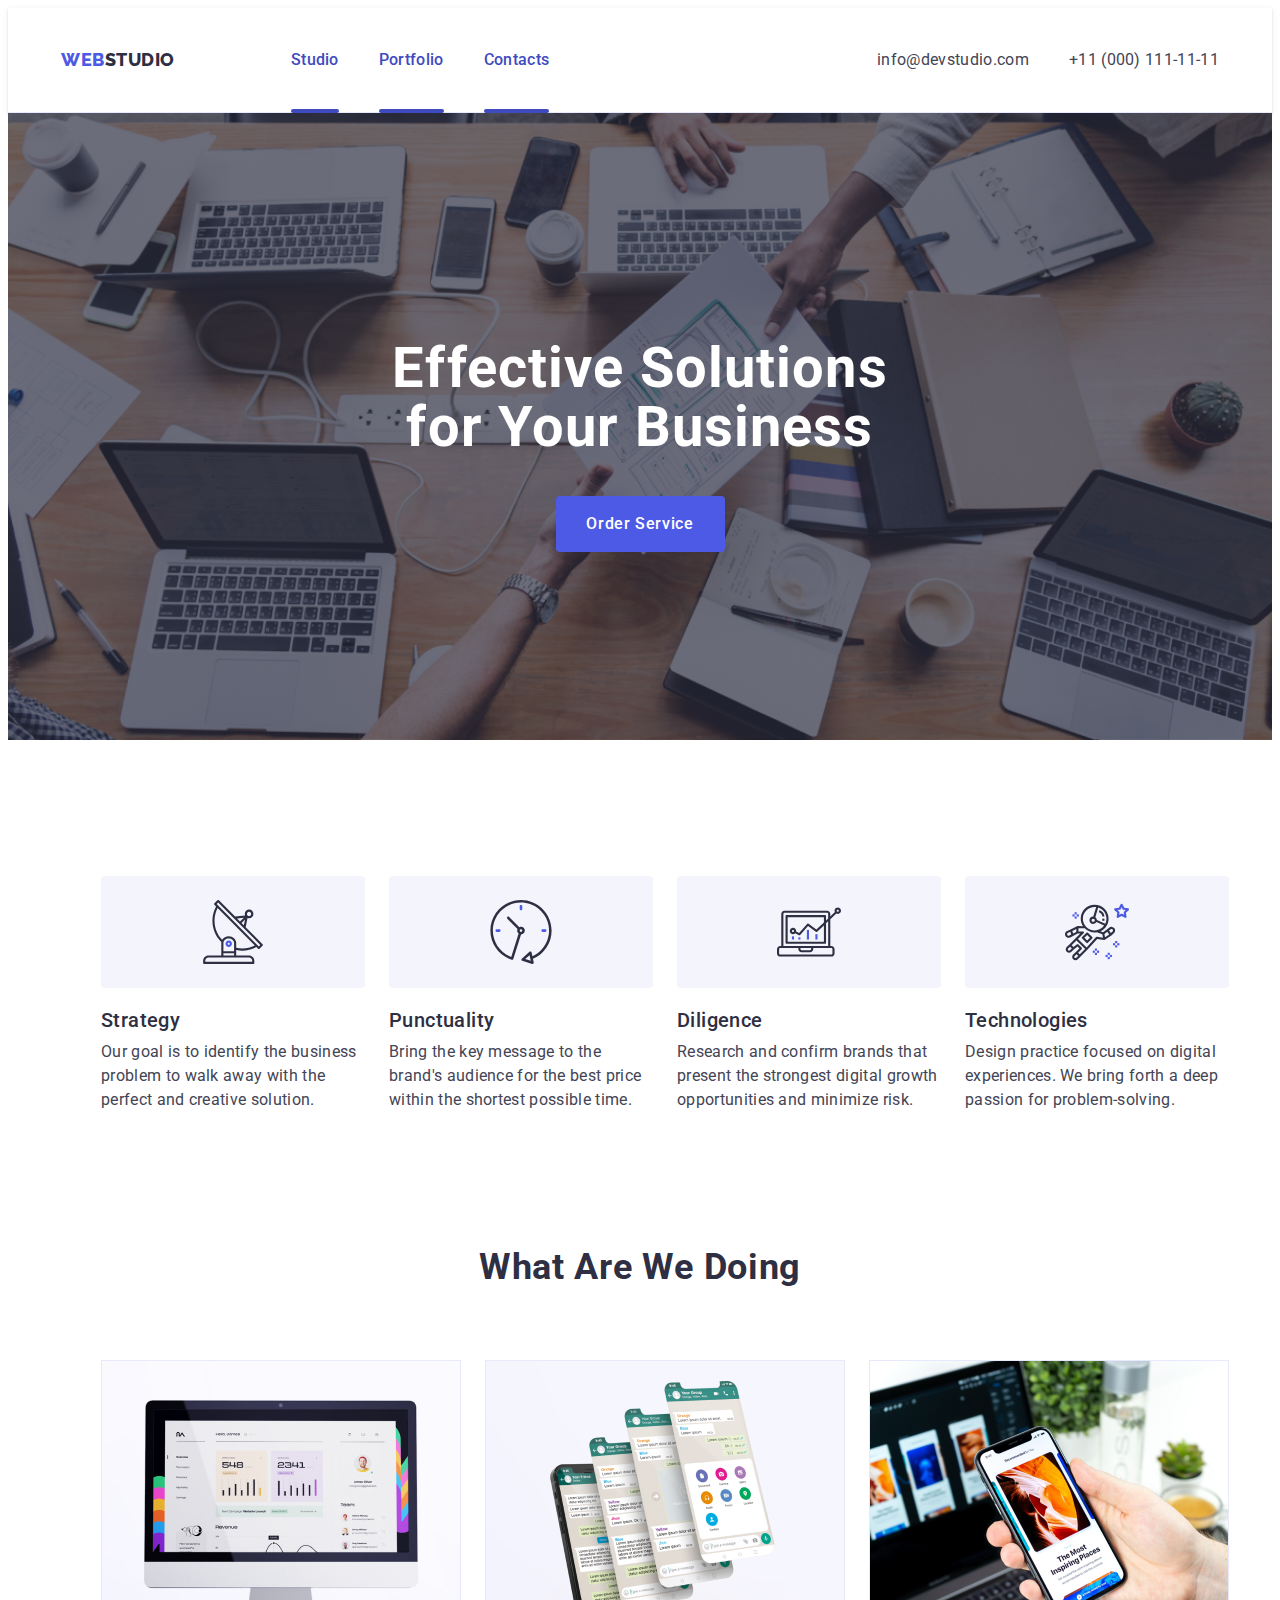
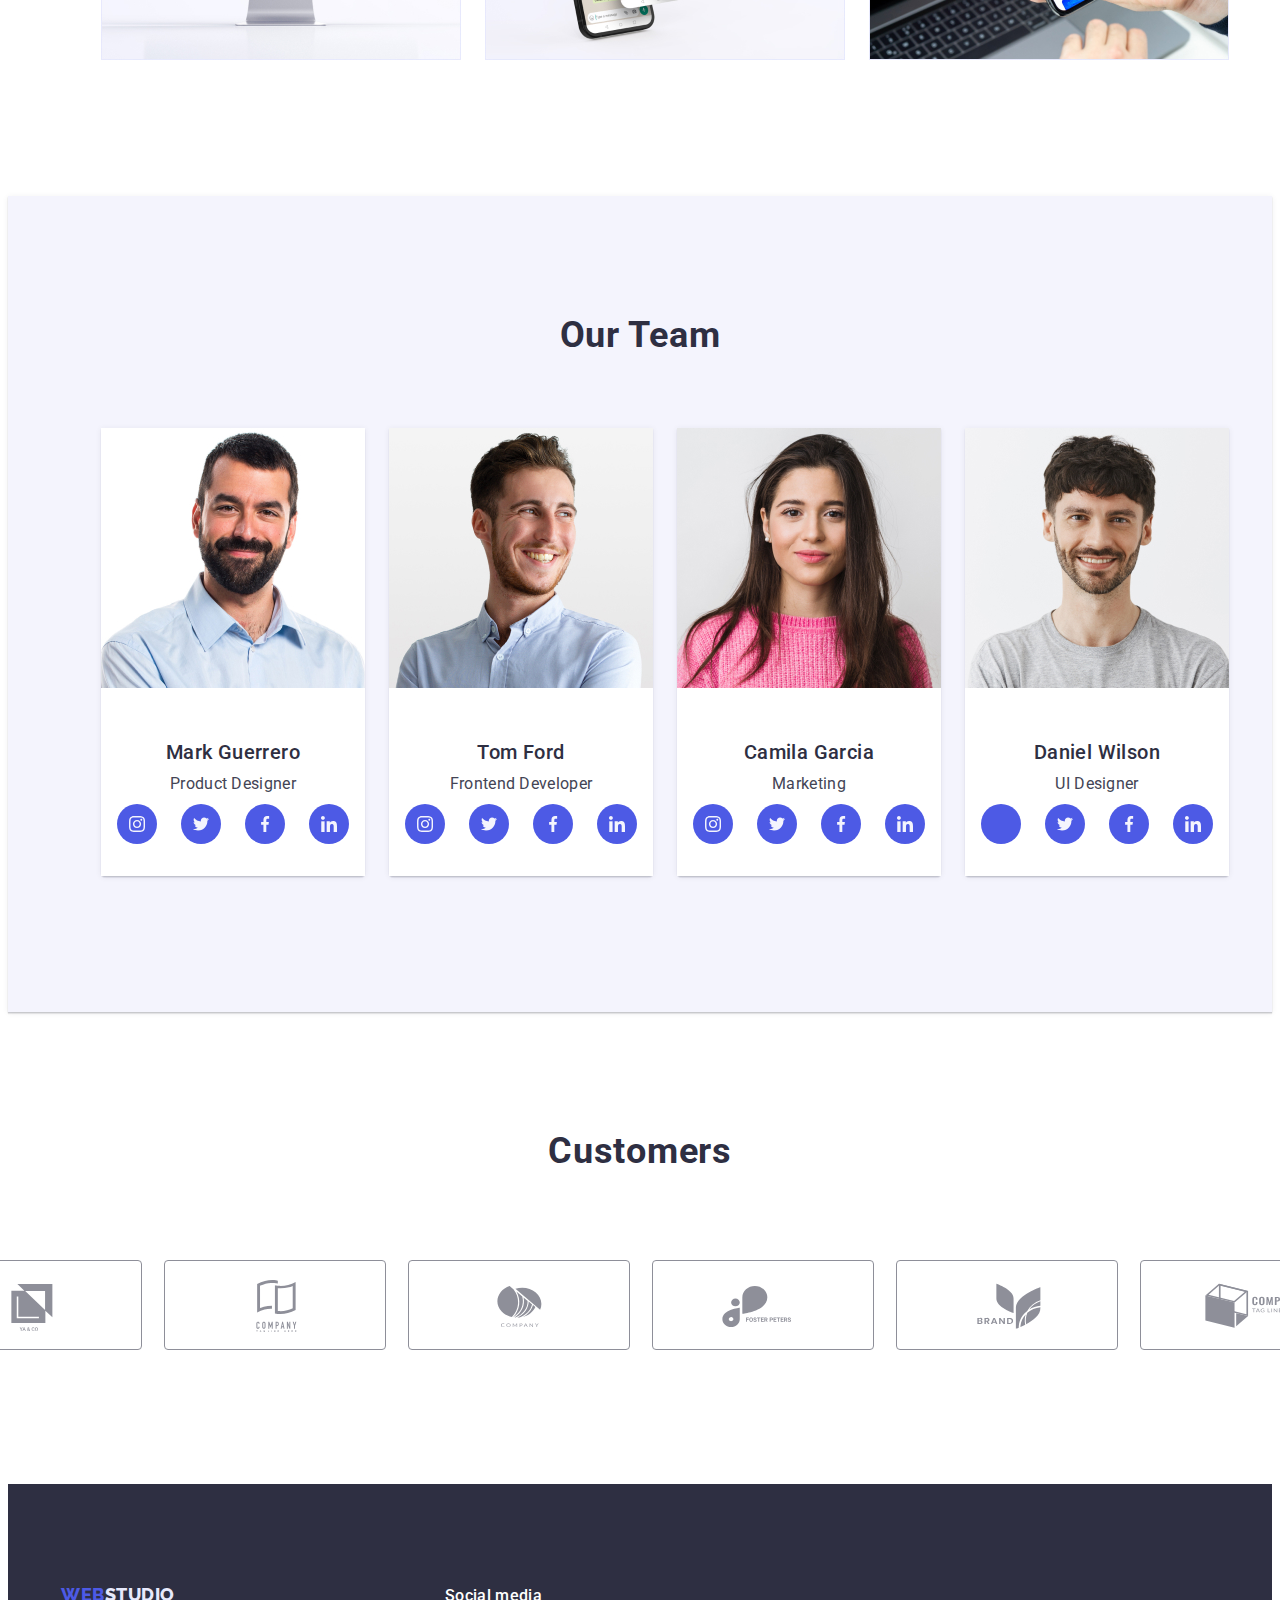
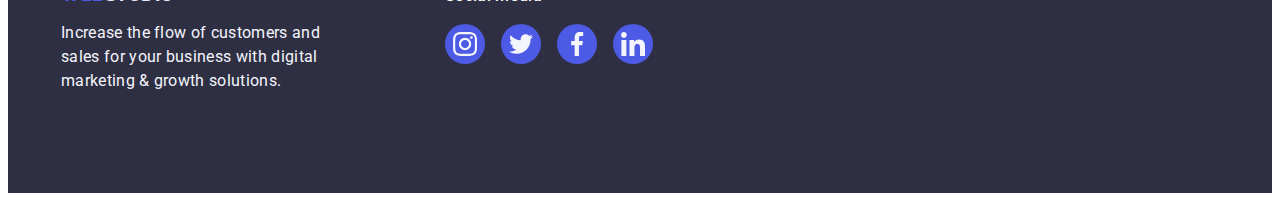
<file: index.html>
<!DOCTYPE html>
<html lang="en">
  <head>
    <meta charset="UTF-8" />
    <meta name="viewport" content="width=device-width, initial-scale=1.0" />

    <link
      rel="stylesheet"
      href="https://cdnjs.cloudflare.com/ajax/libs/modern-normalize/2.0.0/modern-normalize.min.css"
      integrity="sha512-4xo8blKMVCiXpTaLzQSLSw3KFOVPWhm/TRtuPVc4WG6kUgjH6J03IBuG7JZPkcWMxJ5huwaBpOpnwYElP/m6wg=="
      crossorigin="anonymous"
      referrerpolicy="no-referrer"
    />
    <link rel="preconnect" href="https://fonts.googleapis.com" />
    <link rel="preconnect" href="https://fonts.gstatic.com" crossorigin />
    <link
      href="https://fonts.googleapis.com/css2?family=Raleway:wght@800&family=Roboto:wght@400;500;700;900&display=swap"
      rel="stylesheet"
    />

    <link rel="stylesheet" href="./css/style.css" />
    <title>Studio</title>
  </head>
  <body>
    <!-- HEADER -->
    <header class="header">
      <div class="container container-header">
        <nav class="logo-nav">
          <a href="./index.html" class="logo-link"
            >Web<span class="logo-part">Studio</span></a
          >
          <ul class="list">
            <li>
              <a
                class="header-buttons header-buttons-active"
                href="./index.html"
                >Studio</a
              >
            </li>
            <li>
              <a
                class="header-buttons header-buttons-active"
                href="./portfolio.html"
                >Portfolio</a
              >
            </li>
            <li>
              <a class="header-buttons header-buttons-active" href=""
                >Contacts</a
              >
            </li>
          </ul>
        </nav>
        <address class="contact">
          <ul class="list">
            <li>
              <a href="mailto:info@devstudio.com" class="contacts-address"
                >info@devstudio.com</a
              >
            </li>
            <li>
              <a href="tel:+110001111111" class="contacts-address"
                >+11 (000) 111-11-11</a
              >
            </li>
          </ul>
        </address>
      </div>
    </header>
    <main>
      <!-- Hero part SECTION 1 -->
      <section class="title-section">
        <div class="container title-container">
          <h1 class="title">
            Effective Solutions <br class="title" />for Your Business
          </h1>
          <button data-modal-open class="button-title" type="button">
            Order Service
          </button>
        </div>
      </section>
      <!-- The 4 features  SECTION2-->
      <section class="features-container section">
        <div class="container">
          <h2 class="visually-hidden">Our features</h2>
          <ul class="list chapters-list">
            <li class="subtitle-item">
              <div class="icons-container">
                <svg width="64" height="64" class="icons-dimensions">
                  <use href="./images/icons.svg#icon-antenna"></use>
                </svg>
              </div>
              <h3 class="subtitles">Strategy</h3>
              <p class="subtitles-text">
                Our goal is to identify the business problem to walk away with
                the perfect and creative solution.
              </p>
            </li>
            <li class="subtitle-item">
              <div class="icons-container">
                <svg width="64" height="64" class="icons-dimensions">
                  <use href="./images/icons.svg#icon-clock"></use>
                </svg>
              </div>
              <h3 class="subtitles">Punctuality</h3>
              <p class="subtitles-text">
                Bring the key message to the brand's audience for the best price
                within the shortest possible time.
              </p>
            </li>
            <li class="subtitle-item">
              <div class="icons-container">
                <svg width="64" height="64" class="icons-dimensions">
                  <use href="./images/icons.svg#icon-diagram"></use>
                </svg>
              </div>
              <h3 class="subtitles">Diligence</h3>
              <p class="subtitles-text">
                Research and confirm brands that present the strongest digital
                growth opportunities and minimize risk.
              </p>
            </li>
            <li class="subtitle-item">
              <div class="icons-container">
                <svg width="64" height="64" class="icons-dimensions">
                  <use href="./images/icons.svg#icon-astronaut"></use>
                </svg>
              </div>
              <h3 class="subtitles">Technologies</h3>
              <p class="subtitles-text">
                Design practice focused on digital experiences. We bring forth a
                deep passion for problem-solving.
              </p>
            </li>
          </ul>
        </div>
      </section>
      <!-- what are we doing SECTION 3 -->
      <section class="images-container">
        <div class="container">
          <h2 class="chapters-title">What are we doing</h2>
          <ul class="list images-position">
            <li class="images-item">
              <img
                src="./images/computerscreen.jpg"
                class="images"
                alt="Computer"
                width="360"
              />
            </li>
            <li class="images-item">
              <img
                src="./images/telephone.jpg"
                class="images"
                alt="telefon"
                width="360"
              />
            </li>
            <li class="images-item">
              <img
                src="./images/telepfonescreen.jpg"
                class="images"
                alt="telefon2"
                width="360"
              />
            </li>
          </ul>
        </div>
      </section>
      <!-- Our team SECTION4 -->
      <section class="chapters-color section">
        <div class="container">
          <h2 class="chapters-title">Our Team</h2>
          <ul class="list jobs-position">
            <li class="job-item">
              <img
                src="./images/teamcard1.jpg"
                class="images"
                alt="man"
                width="264"
              />
              <div class="persons">
                <h3 class="name-teamcard">Mark Guerrero</h3>
                <p class="positions-teamcard">Product Designer</p>
                <ul class="icons-list">
                  <li class="icon-item">
                    <a class="icons-link" href="">
                      <svg width="16" height="16" class="social-media-icons">
                        <use href="./images/icons.svg#icon-instagram"></use>
                      </svg>
                    </a>
                  </li>
                  <li class="icon-item">
                    <a class="icons-link" href="">
                      <svg width="16" height="16" class="social-media-icons">
                        <use href="./images/icons.svg#icon-twitter"></use>
                      </svg>
                    </a>
                  </li>
                  <li class="icon-item">
                    <a class="icons-link" href="">
                      <svg width="16" height="16" class="social-media-icons">
                        <use href="./images/icons.svg#icon-facebook"></use>
                      </svg>
                    </a>
                  </li>
                  <li class="icon-item">
                    <a class="icons-link" href="">
                      <svg width="16" height="16" class="social-media-icons">
                        <use href="./images/icons.svg#icon-linkedin"></use>
                      </svg>
                    </a>
                  </li>
                </ul>
              </div>
            </li>
            <li class="job-item">
              <img
                src="./images/teamcard2.jpg"
                class="images"
                alt="youngman"
                width="264"
              />
              <div class="persons">
                <h3 class="name-teamcard">Tom Ford</h3>
                <p class="positions-teamcard">Frontend Developer</p>
                <ul class="icons-list">
                  <li class="icon-item">
                    <a class="icons-link" href="">
                      <svg width="16" height="16" class="social-media-icons">
                        <use href="./images/icons.svg#icon-instagram"></use>
                      </svg>
                    </a>
                  </li>
                  <li class="icon-item">
                    <a class="icons-link" href="">
                      <svg width="16" height="16" class="social-media-icons">
                        <use href="./images/icons.svg#icon-twitter"></use>
                      </svg>
                    </a>
                  </li>
                  <li class="icon-item">
                    <a class="icons-link" href="">
                      <svg width="16" height="16" class="social-media-icons">
                        <use href="./images/icons.svg#icon-facebook"></use>
                      </svg>
                    </a>
                  </li>
                  <li class="icon-item">
                    <a class="icons-link" href="">
                      <svg width="16" height="16" class="social-media-icons">
                        <use href="./images/icons.svg#icon-linkedin"></use>
                      </svg>
                    </a>
                  </li>
                </ul>
              </div>
            </li>
            <li class="job-item">
              <img
                src="./images/teamcard3.jpg"
                class="images"
                alt="woman"
                width="264"
              />
              <div class="persons">
                <h3 class="name-teamcard">Camila Garcia</h3>
                <p class="positions-teamcard">Marketing</p>
                <ul class="icons-list">
                  <li class="icon-item">
                    <a class="icons-link" href="">
                      <svg width="16" height="16" class="social-media-icons">
                        <use href="./images/icons.svg#icon-instagram"></use>
                      </svg>
                    </a>
                  </li>
                  <li class="icon-item">
                    <a class="icons-link" href="">
                      <svg width="16" height="16" class="social-media-icons">
                        <use href="./images/icons.svg#icon-twitter"></use>
                      </svg>
                    </a>
                  </li>
                  <li class="icon-item">
                    <a class="icons-link" href="">
                      <svg width="16" height="16" class="social-media-icons">
                        <use href="./images/icons.svg#icon-facebook"></use>
                      </svg>
                    </a>
                  </li>
                  <li class="icon-item">
                    <a class="icons-link" href="">
                      <svg width="16" height="16" class="social-media-icons">
                        <use href="./images/icons.svg#icon-linkedin"></use>
                      </svg>
                    </a>
                  </li>
                </ul>
              </div>
            </li>
            <li class="job-item">
              <img
                src="./images/teamcard4.jpg"
                class="images"
                alt="man"
                width="264"
              />
              <div class="persons">
                <h3 class="name-teamcard">Daniel Wilson</h3>
                <p class="positions-teamcard">UI Designer</p>
                <ul class="icons-list">
                  <li class="icon-item">
                    <a class="icons-link" href="">
                      <svg width="16" height="16" class="social-media-icons">
                        <use href="./images/icons.svg#con-instagram"></use>
                      </svg>
                    </a>
                  </li>
                  <li class="icon-item">
                    <a class="icons-link" href="">
                      <svg width="16" height="16" class="social-media-icons">
                        <use href="./images/icons.svg#icon-twitter"></use>
                      </svg>
                    </a>
                  </li>
                  <li class="icon-item">
                    <a class="icons-link" href="">
                      <svg width="16" height="16" class="social-media-icons">
                        <use href="./images/icons.svg#icon-facebook"></use>
                      </svg>
                    </a>
                  </li>
                  <li class="icon-item">
                    <a class="icons-link" href="">
                      <svg width="16" height="16" class="social-media-icons">
                        <use href="./images/icons.svg#icon-linkedin"></use>
                      </svg>
                    </a>
                  </li>
                </ul>
              </div>
            </li>
          </ul>
        </div>
      </section>
      <!-- Customers SECTION 5 -->
      <section class="customers-container">
        <div class="container align">
          <h2 class="customers-title">Customers</h2>
          <ul class="customer-icons-list">
            <li class="item-icons">
              <a class="icons-link-customers" href="">
                <svg width="104" height="56" class="customers-icons">
                  <use href="./images/icons.svg#icon-Logo"></use>
                </svg>
              </a>
            </li>
            <li class="item-icons">
              <a class="icons-link-customers" href="">
                <svg width="104" height="56" class="customers-icons">
                  <use href="./images/icons.svg#icon-Logo-1"></use>
                </svg>
              </a>
            </li>
            <li class="item-icons">
              <a class="icons-link-customers" href="">
                <svg width="104" height="56" class="customers-icons">
                  <use href="./images/icons.svg#icon-Logo-2"></use>
                </svg>
              </a>
            </li>
            <li class="item-icons">
              <a class="icons-link-customers" href="">
                <svg width="104" height="56" class="customers-icons">
                  <use href="./images/icons.svg#icon-Logo-3"></use>
                </svg>
              </a>
            </li>
            <li class="item-icons">
              <a class="icons-link-customers" href="">
                <svg width="104" height="56" class="customers-icons">
                  <use href="./images/icons.svg#icon-Logo-4"></use>
                </svg>
              </a>
            </li>
            <li class="item-icons">
              <a class="icons-link-customers" href="">
                <svg width="104" height="56" class="customers-icons">
                  <use href="./images/icons.svg#icon-Logo-5"></use>
                </svg>
              </a>
            </li>
          </ul>
        </div>
      </section>
    </main>
    <footer class="footer-background">
      <div class="footer-container">
        <div class="partial-footer">
          <a class="logo-footer" href="./index.html"
            >Web<span class="logo-light">Studio</span></a
          >
          <p class="footer">
            Increase the flow of customers and sales for your business with
            digital marketing & growth solutions.
          </p>
        </div>
        <div class="social-media-footer">
          <p class="title-social-media">Social media</p>
          <ul class="icons-list-footer">
            <li class="icon-item">
              <a class="icons-link-footer" href="">
                <svg width="24" height="24" class="social-media-icons">
                  <use href="./images/icons.svg#icon-instagram"></use>
                </svg>
              </a>
            </li>
            <li class="icon-item">
              <a class="icons-link-footer" href="">
                <svg width="24" height="24" class="social-media-icons">
                  <use href="./images/icons.svg#icon-twitter"></use>
                </svg>
              </a>
            </li>
            <li class="icon-item">
              <a class="icons-link-footer" href="">
                <svg width="24" height="24" class="social-media-icons">
                  <use href="./images/icons.svg#icon-facebook"></use>
                </svg>
              </a>
            </li>
            <li class="icon-item">
              <a class="icons-link-footer" href="">
                <svg width="24" height="24" class="social-media-icons">
                  <use href="./images/icons.svg#icon-linkedin"></use>
                </svg>
              </a>
            </li>
          </ul>
        </div>
      </div>
    </footer>
    <div data-modal class="modal is-hidden">
      <div class="modal-background">
        <button data-modal-close class="modal-button" type="button">
          <svg class="close-icon" width="8" height="8">
            <use href="./images/icons.svg#icon-close"></use>
          </svg>
        </button>
      </div>
    </div>
    <script src="./js/modal.js"></script>
  </body>
</html>
</file>
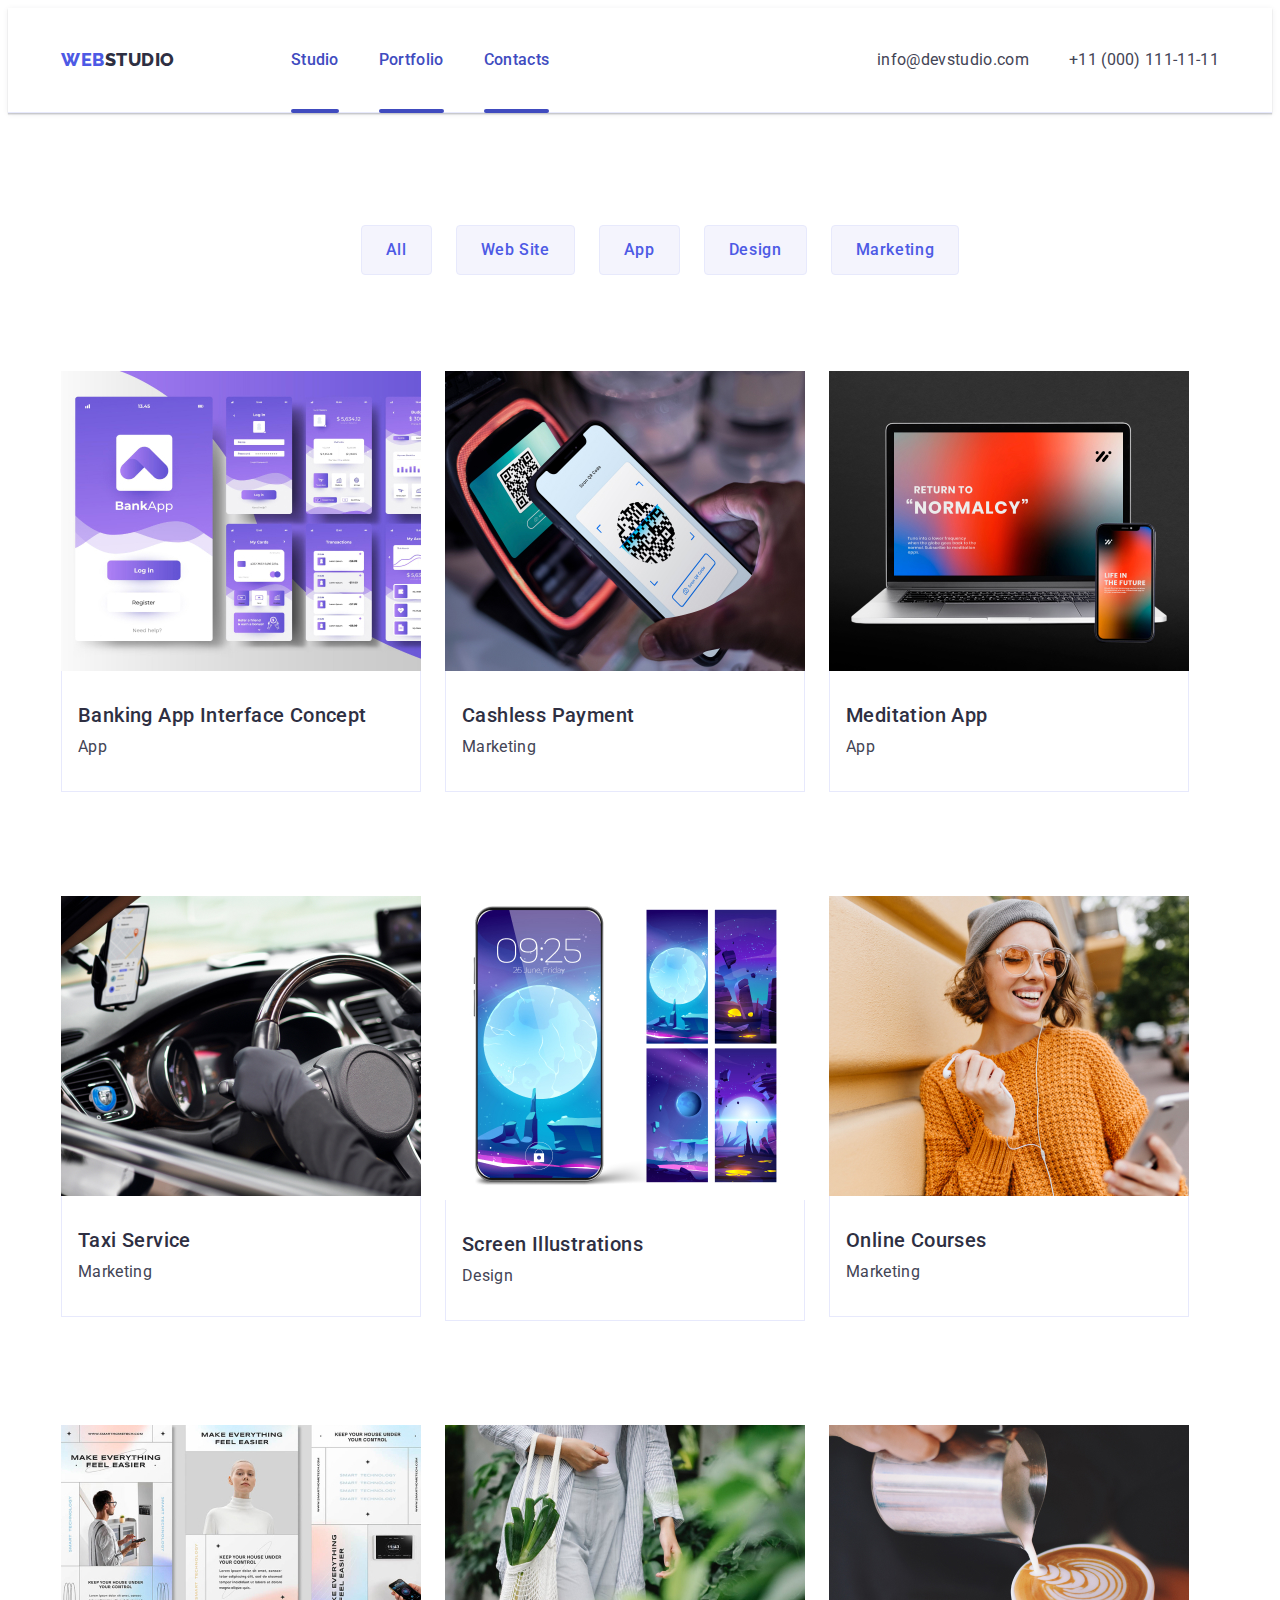
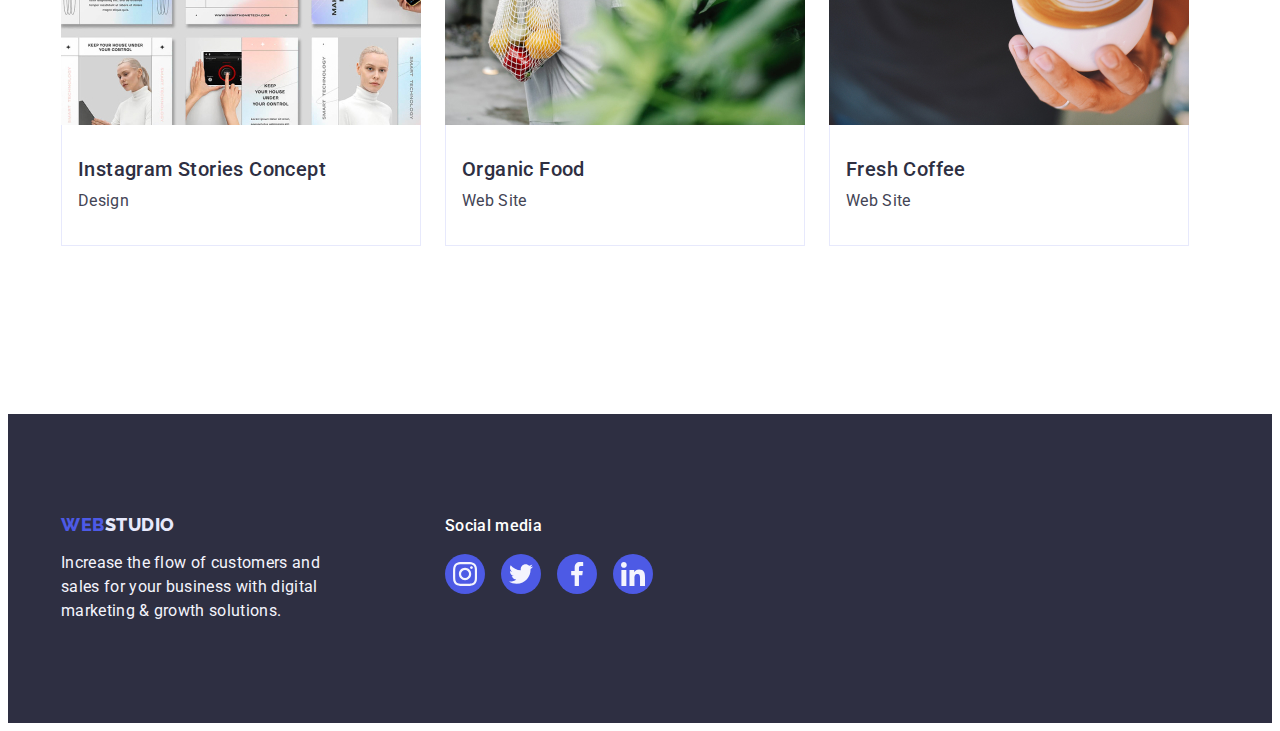
<file: portfolio.html>
<!DOCTYPE html>
<html lang="en">
  <head>
    <meta charset="UTF-8" />
    <meta name="viewport" content="width=device-width, initial-scale=1.0" />
    <link
      rel="stylesheet"
      href="https://cdnjs.cloudflare.com/ajax/libs/modern-normalize/2.0.0/modern-normalize.min.css"
      integrity="sha512-4xo8blKMVCiXpTaLzQSLSw3KFOVPWhm/TRtuPVc4WG6kUgjH6J03IBuG7JZPkcWMxJ5huwaBpOpnwYElP/m6wg=="
      crossorigin="anonymous"
      referrerpolicy="no-referrer"
    />
    <link rel="preconnect" href="https://fonts.googleapis.com" />
    <link rel="preconnect" href="https://fonts.gstatic.com" crossorigin />
    <link
      href="https://fonts.googleapis.com/css2?family=Raleway:wght@800&family=Roboto:wght@400;500;700;900&display=swap"
      rel="stylesheet"
    />
    <link rel="stylesheet" href="./css/style.css" />
    <title>Studio</title>
  </head>
  <body>
    <header class="header">
      <div class="container container-header">
        <nav class="logo-nav">
          <a href="./index.html" class="logo-link"
            >Web<span class="logo-part">Studio</span></a
          >
          <ul class="list">
            <li>
              <a
                class="header-buttons header-buttons-active"
                href="./index.html"
                >Studio</a
              >
            </li>
            <li>
              <a
                class="header-buttons header-buttons-active"
                href="./portfolio.html"
                >Portfolio</a
              >
            </li>
            <li>
              <a class="header-buttons header-buttons-active" href=""
                >Contacts</a
              >
            </li>
          </ul>
        </nav>
        <address class="contact">
          <ul class="list">
            <li>
              <a href="mailto:info@devstudio.com" class="contacts-address"
                >info@devstudio.com</a
              >
            </li>
            <li>
              <a href="tel:+110001111111" class="contacts-address"
                >+11 (000) 111-11-11</a
              >
            </li>
          </ul>
        </address>
      </div>
    </header>
    <!-- List of buttons -->
    <main>
      <!-- SECTION1 -->
      <section class="portfolio-container section">
        <div class="container header-container">
          <h1 class="visually-hidden">Buttons</h1>
          <ul class="list buttons-list-port">
            <li><button type="button" class="buttons">All</button></li>
            <li><button type="button" class="buttons">Web Site</button></li>
            <li><button type="button" class="buttons">App</button></li>
            <li><button type="button" class="buttons">Design</button></li>
            <li><button type="button" class="buttons">Marketing</button></li>
          </ul>
          <ul class="images-port">
            <li class="item-image-port">
              <a href="" class="link">
                <div class="container-img">
                  <img
                    src="./images/bankapp.jpg"
                    class="images"
                    alt="Bankapp"
                    width="360"
                  />
                  <p class="description-img">
                    14 Stylish and User-Friendly App Design Concepts · Task
                    Manager App · Calorie Tracker App · Exotic Fruit Ecommerce
                    App · Cloud Storage App
                  </p>
                </div>
                <div class="teamcard-details">
                  <h2 class="name-teamcard">Banking App Interface Concept</h2>
                  <p class="functions-paragraphs">App</p>
                </div>
              </a>
            </li>
            <li class="item-image-port">
              <a href="" class="link">
                <div class="container-img">
                  <img
                    src="./images/caslesspayment.jpg"
                    class="images"
                    alt="Bankapp"
                    width="360"
                  />
                  <p class="description-img">
                    14 Stylish and User-Friendly App Design Concepts · Task
                    Manager App · Calorie Tracker App · Exotic Fruit Ecommerce
                    App · Cloud Storage App
                  </p>
                </div>
                <div class="teamcard-details">
                  <h2 class="name-teamcard">Cashless Payment</h2>
                  <p class="functions-paragraphs">Marketing</p>
                </div>
              </a>
            </li>
            <li class="item-image-port">
              <a href="" class="link">
                <div class="container-img">
                  <img
                    src="./images/meditationapp.jpg"
                    class="images"
                    alt="Bankapp"
                    width="360"
                  />
                  <p class="description-img">
                    14 Stylish and User-Friendly App Design Concepts · Task
                    Manager App · Calorie Tracker App · Exotic Fruit Ecommerce
                    App · Cloud Storage App
                  </p>
                </div>
                <div class="teamcard-details">
                  <h2 class="name-teamcard">Meditation App</h2>
                  <p class="functions-paragraphs">App</p>
                </div>
              </a>
            </li>
            <li class="item-image-port">
              <a href="" class="link">
                <div class="container-img">
                  <img
                    src="./images/taxservice.jpg"
                    class="images"
                    alt="Bankapp"
                    width="360"
                  />
                  <p class="description-img">
                    14 Stylish and User-Friendly App Design Concepts · Task
                    Manager App · Calorie Tracker App · Exotic Fruit Ecommerce
                    App · Cloud Storage App
                  </p>
                </div>
                <div class="teamcard-details">
                  <h2 class="name-teamcard">Taxi Service</h2>
                  <p class="functions-paragraphs">Marketing</p>
                </div>
              </a>
            </li>
            <li class="item-image-port">
              <a href="" class="link">
                <div class="container-img">
                  <img
                    src="./images/screenilustrations.jpg"
                    alt="Bankapp"
                    width="360"
                  />
                  <p class="description-img">
                    14 Stylish and User-Friendly App Design Concepts · Task
                    Manager App · Calorie Tracker App · Exotic Fruit Ecommerce
                    App · Cloud Storage App
                  </p>
                </div>
                <div class="teamcard-details">
                  <h2 class="name-teamcard">Screen Illustrations</h2>
                  <p class="functions-paragraphs">Design</p>
                </div>
              </a>
            </li>
            <li class="item-image-port">
              <a href="" class="link">
                <div class="container-img">
                  <img
                    src="./images/onlinrcourses.jpg"
                    class="images"
                    alt="Bankapp"
                    width="360"
                  />
                  <p class="description-img">
                    14 Stylish and User-Friendly App Design Concepts · Task
                    Manager App · Calorie Tracker App · Exotic Fruit Ecommerce
                    App · Cloud Storage App
                  </p>
                </div>
                <div class="teamcard-details">
                  <h2 class="name-teamcard">Online Courses</h2>
                  <p class="functions-paragraphs">Marketing</p>
                </div>
              </a>
            </li>
            <li class="item-image-port">
              <a href="" class="link">
                <div class="container-img">
                  <img
                    src="./images/instagramconcept.jpg"
                    class="images"
                    alt="Bankapp"
                    width="360"
                  />
                  <p class="description-img">
                    14 Stylish and User-Friendly App Design Concepts · Task
                    Manager App · Calorie Tracker App · Exotic Fruit Ecommerce
                    App · Cloud Storage App
                  </p>
                </div>
                <div class="teamcard-details">
                  <h2 class="name-teamcard">Instagram Stories Concept</h2>
                  <p class="functions-paragraphs">Design</p>
                </div>
              </a>
            </li>
            <li class="item-image-port">
              <a href="" class="link">
                <div class="container-img">
                  <img
                    src="./images/organicfood.jpg"
                    class="images"
                    alt="Bankapp"
                    width="360"
                  />
                  <p class="description-img">
                    14 Stylish and User-Friendly App Design Concepts · Task
                    Manager App · Calorie Tracker App · Exotic Fruit Ecommerce
                    App · Cloud Storage App
                  </p>
                </div>
                <div class="teamcard-details">
                  <h2 class="name-teamcard">Organic Food</h2>
                  <p class="functions-paragraphs">Web Site</p>
                </div>
              </a>
            </li>
            <li class="item-image-port">
              <a href="" class="link">
                <div class="container-img">
                  <img
                    src="./images/freshcofee.jpg"
                    class="images"
                    alt="Bankapp"
                    width="360"
                  />
                  <p class="description-img">
                    14 Stylish and User-Friendly App Design Concepts · Task
                    Manager App · Calorie Tracker App · Exotic Fruit Ecommerce
                    App · Cloud Storage App
                  </p>
                </div>
                <div class="teamcard-details">
                  <h2 class="name-teamcard">Fresh Coffee</h2>
                  <p class="functions-paragraphs">Web Site</p>
                </div>
              </a>
            </li>
          </ul>
        </div>
      </section>
    </main>
    <footer class="footer-background">
      <div class="footer-container">
        <div class="partial-footer">
          <a class="logo-footer" href="./index.html"
            >Web<span class="logo-light">Studio</span></a
          >
          <p class="footer">
            Increase the flow of customers and sales for your business with
            digital marketing & growth solutions.
          </p>
        </div>
        <div class="social-media-footer">
          <p class="title-social-media">Social media</p>
          <ul class="icons-list-footer">
            <li class="icon-item">
              <a class="icons-link-footer" href="">
                <svg width="24" height="24" class="social-media-icons">
                  <use href="./images/icons.svg#icon-instagram"></use>
                </svg>
              </a>
            </li>
            <li class="icon-item">
              <a class="icons-link-footer" href="">
                <svg width="24" height="24" class="social-media-icons">
                  <use href="./images/icons.svg#icon-twitter"></use>
                </svg>
              </a>
            </li>
            <li class="icon-item">
              <a class="icons-link-footer" href="">
                <svg width="24" height="24" class="social-media-icons">
                  <use href="./images/icons.svg#icon-facebook"></use>
                </svg>
              </a>
            </li>
            <li class="icon-item">
              <a class="icons-link-footer" href="">
                <svg width="24" height="24" class="social-media-icons">
                  <use href="./images/icons.svg#icon-linkedin"></use>
                </svg>
              </a>
            </li>
          </ul>
        </div>
      </div>
    </footer>
  </body>
</html>
</file>
<file: css/style.css>
:root {
  --brand-color: #2e2f42;
  --contacts-color: #434455;
  --footer-color: #f4f4fd;
  --buttons-color: #4d5ae5;
  --paragrah-font-family: "Raleway", sans-serif;
  --text-font-family: "Roboto", sans-serif;
  --background-color: #fff;
  --background-color-button: #f4f4fd;
  --modal-color: #fcfcfc;
  --border-color: #e7e9fc;
  --icons-color: #8e8f99;
  --ocean-color: #404bbf;
}

body {
  font-family: var(--text-font-family);
  font-family: var(--text-font-family);
  color: var(--contacts-color);
  background-color: var(--background-color);
}

h2 {
  margin: 0;
}

p {
  margin: 0;
}

ul {
  list-style: none;
}

.white {
  background-color: #fff;
}

.section {
  padding: 120px 0;
}
/* MODAL */
.modal {
  display: flex;
  justify-content: center;
  padding-top: 80px;
  padding-left: 516px;
  padding-right: 516px;
  width: 100%;
  height: 100%;
  transition: opacity 250ms cubic-bezier(0.4, 0, 0.2, 1),
    visibility 250ms cubic-bezier(0.4, 0, 0.2, 1);
  background-color: #2e2f4266;
  position: fixed;
  top: 0;
}

.close-icon {
  transition: fill 250ms cubic-bezier(0.4, 0, 0.2, 1);
}

.is-hidden {
  visibility: hidden;
  opacity: 0;
  pointer-events: none;
}
.modal-background {
  width: 408px;
  position: absolute;
  top: 50%;
  left: 50%;
  transform: translate(-50%, -50%) scale(1);
  min-height: 584px;
  border-radius: 4px;
  transition: transform 250ms cubic-bezier(0.4, 0, 0.2, 1);
  background-color: var(--modal-color);
  box-shadow: 0px 2px 1px 0px rgba(0, 0, 0, 0.2),
    0px 1px 3px 0px rgba(0, 0, 0, 0.12), 0px 1px 1px 0px rgba(0, 0, 0, 0.14);
}

.modal-button {
  position: absolute;
  width: 24px;
  height: 24px;
  top: 24px;
  right: 24px;
  padding: 0;
  background-color: #e7e9fc;
  border: 1px solid rgba(0, 0, 0, 0.1);
  border-radius: 50%;
  display: flex;
  align-items: center;
  justify-content: center;
  cursor: pointer;
  transition: background-color 250ms cubic-bezier(0.4, 0, 0.2, 1),
    border 250ms cubic-bezier(0.4, 0, 0.2, 1);
}

.modal-button:hover {
  background-color: #404bbf;
  border: none;
  fill: #fff;
}
.modal-button:focus {
  background-color: #404bbf;
  border: none;
  fill: #fff;
}
/* HEADER */
.header {
  border-bottom: 1px solid #e7e9fc;
  box-shadow: 0px 2px 1px rgba(46, 47, 66, 0.08),
    0px 1px 1px rgba(46, 47, 66, 0.16), 0px 1px 6px rgba(46, 47, 66, 0.08);
}
.container {
  width: 1158px;
  margin: 0 auto;
  padding-left: 15px;
  padding-right: 15px;
}
.container-header {
  display: flex;
  justify-content: space-between;
  align-items: center;
}

.header-buttons-active::after {
  content: "";
  position: absolute;
  display: block;
  bottom: -1px;
  width: 100%;
  height: 4px;
  background-color: var(--ocean-color);
  top: 40px;
  border-radius: 2px;
  left: 0;
  margin-top: 45px;
}
.header-buttons {
  color: #404bbf;
  position: relative;
  font-size: 16px;
  line-height: 1.5;
  font-weight: 500;
  letter-spacing: 0.32px;
  display: inline-block;
  padding: 24px 0;
  text-decoration: none;
  transition: color 250ms cubic-bezier(0.4, 0, 0.2, 1);
}
/* LOGO HEADER */
.logo-nav {
  display: flex;
  align-items: center;
}
.logo-link {
  font-family: "Raleway", sans-serif;
  color: #4d5ae5;
  font-size: 18px;
  font-weight: 800;
  line-height: 1.17em;
  letter-spacing: 0.54px;
  text-transform: uppercase;
  margin-right: 76px;
  text-decoration: none;
}

.logo-part {
  color: #2e2f42;
  font-family: "Raleway", sans-serif;
  font-size: 18px;
  font-weight: 800;
  line-height: 1.17em;
  letter-spacing: 0.54px;
  text-transform: uppercase;
  display: inline-block;
}

.list {
  display: flex;
  gap: 40px;
}

/* CONTACTS header*/
.contact {
  transition: color 250ms cubic-bezier(0.4, 0, 0.2, 1);
  font-style: normal;
  color: #757575;
  font-size: 14px;
  font-weight: 500;
  letter-spacing: 0.02em;
}
.contacts-address {
  position: relative;
  transition: color 250ms cubic-bezier(0.4, 0, 0.2, 1);
  color: #434455;
  font-size: 16px;
  font-weight: 400;
  line-height: 1.5;
  letter-spacing: 0.32px;
  text-decoration: none;
  padding: 24px 0 24px;
  text-decoration: none;
  display: inline-block;
}

.images {
  display: block;
}
/* TITLE SECTION 1 */
.title-container {
  display: flex;
  flex-direction: column;
  align-items: center;
}
.title {
  color: #fff;
  text-align: center;
  font-family: Roboto, sans-serif;
  font-size: 56px;
  font-weight: 700;
  line-height: 1.07;
  letter-spacing: 1.12px;
  max-width: 496px;
}

.title-section {
  background-color: rgb(46, 47, 66);
  background-image: linear-gradient(
      rgba(46, 47, 66, 0.7),
      rgba(46, 47, 66, 0.7)
    ),
    url(../images/people-office.jpg);
  padding: 188px 0;
  max-width: 1440px;
  background-size: cover;
  background-position: center;
  background-repeat: no-repeat;
  margin: 0 auto;
}

.button-title {
  color: #fff;
  transition: background-color 250ms cubic-bezier(0.4, 0, 0.2, 1);
  cursor: pointer;
  background: var(--buttons-color);
  font-family: Roboto, sans-serif;
  font-weight: 500;
  font-size: 16px;
  line-height: 1.5;
  letter-spacing: 0.64px;
  border-radius: 4px;
  display: block;
  min-width: 169px;
  height: 56px;
  border: none;
}

.button-title:hover {
  background-color: #404bbf;
}
.button-title:focus {
  background-color: #404bbf;
}

/* SECTION 2 */
.features-container {
  padding: 120px 0 120px;
}

.chapters-list {
  display: flex;
  flex-direction: row;
  gap: 24px;
}

.subtitles {
  color: var(--brand-color);
  font-family: Roboto;
  font-size: 20px;
  font-weight: 500;
  line-height: 1.2;
  letter-spacing: 0.4px;
  margin-bottom: 8px;
}

.subtitle-item {
  width: 100%;
  min-width: 264px;
}
.subtitles-text {
  color: var(--contacts-color);
  font-family: Roboto;
  font-size: 16px;
  line-height: 1.5;
  letter-spacing: 0.32px;
}

.visually-hidden {
  position: absolute;
  width: 1px;
  height: 1px;
  margin: -1px;
  border: 0;
  padding: 0;
  white-space: nowrap;
  clip-path: inset(100%);
  clip: rect(0 0 0 0);
  overflow: hidden;
}

.icons-container {
  background-color: var(--background-color-button);
  width: 264px;
  height: 112px;
  flex-shrink: 0;
  border-radius: 4px;
  display: flex;
  margin-bottom: 8px;
}

.icons-dimensions {
  width: 64px;
  height: 64px;
  margin-top: 24px;
  margin-left: 100px;
}
.social-media-icons {
  fill: var(--background-color-button);
}

.icons-list {
  padding: 0;
  display: flex;
  gap: 24px;
  list-style: none;
  justify-content: center;
  margin-top: 8px;
  transition: color 250ms cubic-bezier(0.4, 0, 0.2, 1);
}

.icons-list-footer {
  display: flex;
  flex-wrap: wrap;
  gap: 16px;
  list-style: none;
  justify-content: center;
  padding: 0;
  margin: 0;
}

.icons-link-footer {
  width: 100%;
  height: 100%;
  background-color: var(--buttons-color);
  border-radius: 50%;
  display: flex;
  align-items: center;
  justify-content: center;
  transition: background-color 250ms cubic-bezier(0.4, 0, 0.2, 1);
}

.icons-link-footer:hover,
.icons-link-footer:focus {
  background-color: #31d0aa;
}
.icons-link {
  width: 40px;
  height: 40px;
  background-color: var(--buttons-color);
  border-radius: 50%;
  display: flex;
  align-items: center;
  justify-content: center;
  transition: background-color 250ms cubic-bezier(0.4, 0, 0.2, 1);
}

.icons-link:hover,
.icons-link:focus {
  background-color: #404bbf;
}

.icon-item {
  width: 40px;
  height: 40px;
}
/* SECTION 3 */
.images-container {
  padding-bottom: 120px;
}

.images-position {
  display: flex;
  gap: 24px;
}

.images-item {
  flex-basis: calc((100% - 48px) / 3);
}

.chapters-title {
  color: var(--brand-color);
  font-size: 36px;
  font-weight: 700px;
  line-height: 1.11;
  letter-spacing: 0.72px;
  text-align: center;
  text-transform: capitalize;
  margin-bottom: 72px;
}

/* SECTION 4 */
.chapters-color {
  box-shadow: 0px 1px 6px rgba(46, 47, 66, 0.08),
    0px 1px 1px rgba(46, 47, 66, 0.16), 0px 2px 1px rgba(46, 47, 66, 0.08);
  background-color: #f4f4fd;
  padding: 120px 0;
}

.jobs-position {
  display: flex;
  gap: 24px;
}
.persons {
  padding: 32px 0;
  background-color: #ffffff;
  text-align: center;
}

.job-item {
  width: 100%;
  max-width: 264px;
  flex-basis: calc((100% - 3 * 24px) / 4);
  box-shadow: 0px 1px 6px rgba(46, 47, 66, 0.08),
    0px 1px 1px rgba(46, 47, 66, 0.16), 0px 2px 1px rgba(46, 47, 66, 0.08);
  border-radius: 0px 0px 4px 4px;
}
.name-teamcard {
  color: var(--brand-color);
  font-size: 20px;
  font-weight: 500;
  line-height: 1.2;
  letter-spacing: 0.4px;
  margin-bottom: 8px;
}

.positions-teamcard {
  color: var(--contacts-color);
  font-size: 16px;
  line-height: 1.5;
  letter-spacing: 0.32px;
}

/* SECTION 5 */

.customers-container {
  padding: 120px 0px;
  display: flex;
  justify-content: center;
  align-items: center;
  height: 100%;
}

.align {
  display: flex;
  flex-direction: column;
  align-items: center;
}
.customers-title {
  margin-bottom: 72px;
  color: var(--brand-color);
  font-family: Roboto;
  font-size: 36px;
  font-weight: 700;
  line-height: 1.11;
  letter-spacing: 0.72px;
  text-transform: capitalize;
  align-items: center;
}

.item-icons {
  max-width: 100%;
  width: 220px;
  height: 88px;
}
.customers-icons {
  fill: currentColor;
  width: 104px;
  height: 56px;
}

.customer-icons-list {
  display: flex;
  gap: 24px;
  padding: 0;
}

.icons-link-customers {
  height: 100%;
  width: 100%;
  border: 1px solid #8e8f99;
  border-radius: 4px;
  display: flex;
  align-items: center;
  justify-content: center;
  color: var(--icons-color);
  transition: border-color 250ms cubic-bezier(0.4, 0, 0.2, 1),
    color 250ms cubic-bezier(0.4, 0, 0.2, 1);
}

.icons-link-customers:hover,
.icons-link-customers:focus {
  border-color: #404bbf;
  color: #404bbf;
}

/* FOOTER */
.footer {
  color: var(--footer-color);
  font-size: 16px;
  letter-spacing: 0.32px;
  font-weight: 400;
  line-height: 1.5em;
  max-width: 264px;
}

.footer-container {
  width: 1158px;
  margin: 0 auto;
  padding-left: 15px;
  padding-right: 15px;
  display: flex;
  align-items: baseline;
}
.footer-background {
  background-color: #2e2f42;
  padding: 100px 0;
}

.logo-footer {
  margin-bottom: 16px;
  color: var(--buttons-color);
  font-family: "Raleway", sans-serif;
  font-size: 18px;
  font-weight: 800;
  line-height: 1.17;
  letter-spacing: 0.54px;
  text-transform: uppercase;
  text-decoration: none;
  display: inline-block;
}
.partial-footer {
  margin-right: 120px;
}
.title-social-media {
  margin-bottom: 16px;
  color: var(--background-color);
  font-family: Roboto;
  font-size: 16px;
  font-weight: 500;
  line-height: 1.5;
  letter-spacing: 0.32px;
}

.social-media-footer {
  display: flex;
  flex-direction: column;
  flex-wrap: wrap;
}
/* PORTOFOLIO */
.portfolio-container {
  padding: 96px 0 120px 0;
}
/* Buttons first row */
.buttons-list-port {
  display: flex;
  flex-direction: row;
  justify-content: center;
  gap: 24px;
  margin-bottom: 72px;
}

.buttons {
  transition: color 250ms cubic-bezier(0.4, 0, 0.2, 1),
    background-color 250ms cubic-bezier(0.4, 0, 0.2, 1),
    border-color 250ms cubic-bezier(0.4, 0, 0.2, 1),
    box-shadow 250ms cubic-bezier(0.4, 0, 0.2, 1);
  color: var(--buttons-color);
  background-color: #f4f4fd;
  font-family: Roboto, sans-serif;
  font-weight: 500;
  font-size: 16px;
  line-height: 1.5;
  letter-spacing: 0.64px;
  cursor: pointer;
  padding: 12px 24px 12px;
  border: 1px solid #e7e9fc;
  border-radius: 4px;
}

.buttons:hover,
.buttons:focus {
  color: #ffffffff;
  background-color: #404bbf;
  border: 1px solid transparent;
  box-shadow: 0px 3px 1px rgba(0, 0, 0, 0.1), 0px 2px 1px rgba(0, 0, 0, 0.08),
    0px 2px 2px rgba(0, 0, 0, 0.12);
}

/* IMAGES SECTION 1 */

.container-img {
  position: relative;
  overflow: hidden;
}

.container-img p {
  position: absolute;
  inset: 0;
  top: 0;
  font-size: 16px;
  line-height: 1.5;
  letter-spacing: 0.02em;
  color: var(--background-color-button);
  padding: 40px 32px;
  background-color: #4d5ae5;
  height: 100%;
  width: 100%;
  transform: translateY(100%);
  transition: transform 250ms cubic-bezier(0.4, 0, 0.2, 1);
}

.link {
  transition: box-shadow 250ms cubic-bezier(0.4, 0, 0.2, 1);
  padding: 24px 0 24px;
  text-decoration: none;
  display: block;
}
.link:hover {
  box-shadow: 0px 1px 6px rgba(46, 47, 66, 0.08),
    0px 1px 1px rgba(46, 47, 66, 0.16), 0px 2px 1px rgba(46, 47, 66, 0.08);
}
.link:focus {
  box-shadow: 0px 1px 6px rgba(46, 47, 66, 0.08),
    0px 1px 1px rgba(46, 47, 66, 0.16), 0px 2px 1px rgba(46, 47, 66, 0.08);
}

.link:hover p,
.link:focus p {
  transform: translateY(0%);
}

.images-port {
  display: flex;
  flex-wrap: wrap;
  column-gap: 24px;
  row-gap: 48px;
  padding: 0;
  position: relative;
}

.item-image-port {
  flex-basis: calc(100% - 48px) / 3;
  text-decoration: none;
}

.teamcard-details {
  padding: 32px 16px;
  border: 1px solid #e7e9fc;
  border-top: none;
  margin-bottom: 8px;
}

.functions-paragraphs {
  color: var(--contacts-color);
  font-family: Roboto, sans-serif;
  font-size: 16px;
  font-weight: 400;
  line-height: 1.5;
  letter-spacing: 0.32px;
}

.logo-light {
  color: var(--border-color);
  font-family: "Raleway", sans-serif;
  font-size: 18px;
  font-weight: 800;
  line-height: 1.17em;
  letter-spacing: 0.54px;
  text-transform: uppercase;
}
</file>
